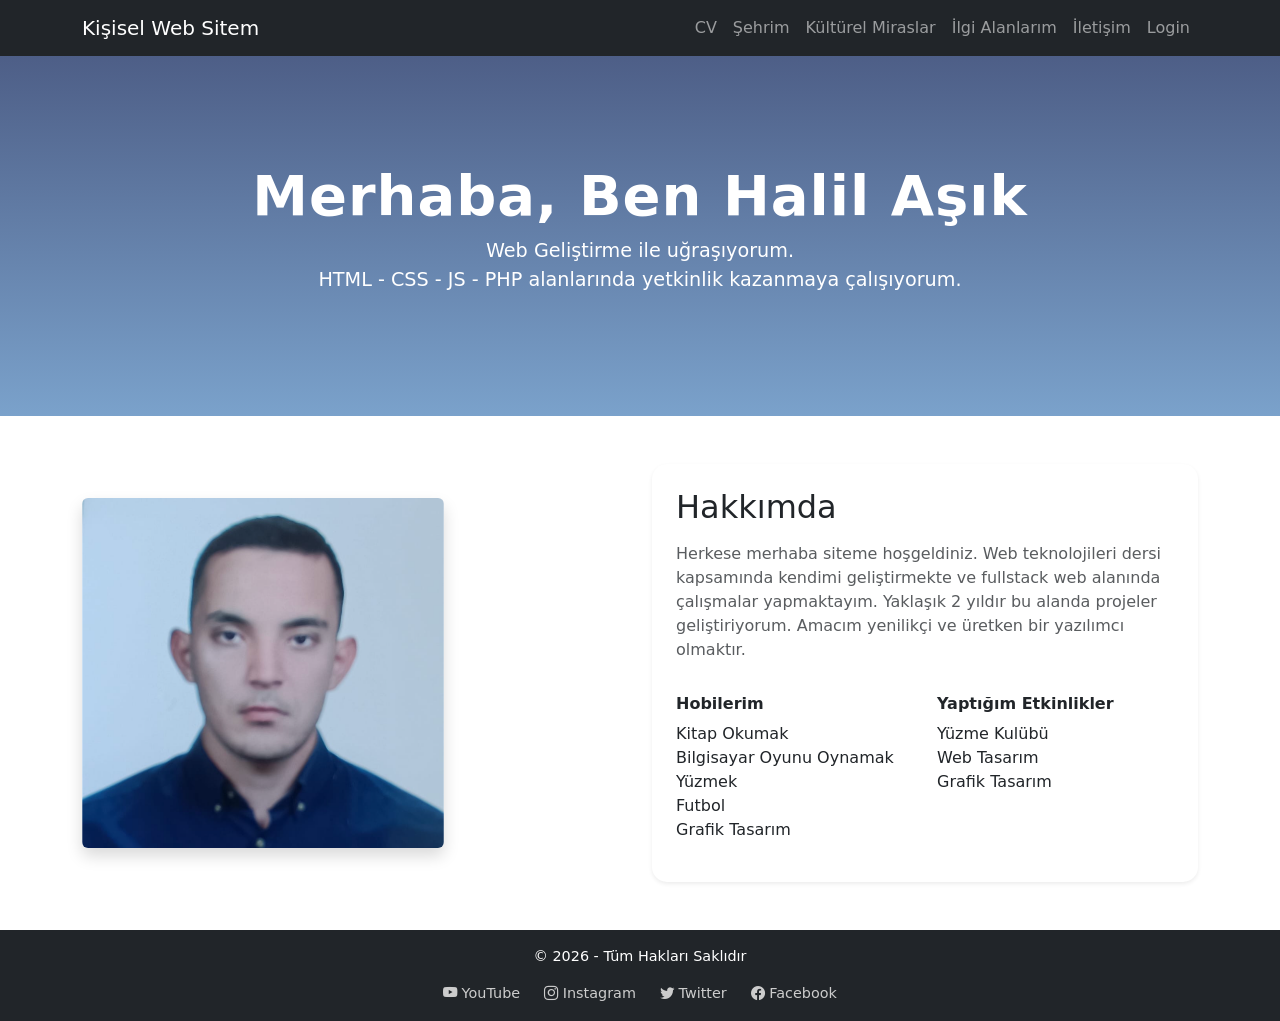
<file: HTML/index.html>
<!DOCTYPE html>
<html lang="tr">
<head>
    <meta charset="UTF-8">
    <meta name="viewport" content="width=device-width, initial-scale=1.0">
    <link rel="stylesheet" href="https://cdnjs.cloudflare.com/ajax/libs/bootstrap/5.3.8/css/bootstrap.min.css"/>
    <link href="https://cdn.jsdelivr.net/npm/bootstrap-icons@1.11.3/font/bootstrap-icons.css" rel="stylesheet">
    <link rel="stylesheet" href="../CSS/index.css">
    <title>Hakkımda</title>
</head>
<body>
    <nav class="navbar navbar-expand-lg navbar-dark bg-dark">
        <div class="container">
            <a href="giris.html" class="navbar-brand active">Kişisel Web Sitem</a>

            <button class="navbar-toggler" type="button" data-bs-toggle="collapse" data-bs-target="#menu">
                <span class="navbar-toggler-icon"></span>
            </button>

            <div class="collapse navbar-collapse" id="menu">
                <ul class="navbar-nav ms-auto">
                    <li class="nav-item"><a href="cv.html" class="nav-link">CV</a></li>
                    <li class="nav-item"><a href="sehir.html" class="nav-link">Şehrim</a></li>
                    <li class="nav-item"><a href="kulturelmiras.html" class="nav-link">Kültürel Miraslar</a></li>
                    <li class="nav-item"><a href="ilgialani.html" class="nav-link">İlgi Alanlarım</a></li>
                    <li class="nav-item"><a href="iletisim.html" class="nav-link">İletişim</a></li>
                    <li class="nav-item"><a href="login.html" class="nav-link">Login</a></li>
                </ul>
            </div>
        </div>
    </nav>

    <header class="hero text-center text-white d-flex align-items-center">
        <div class="container">
            <h1>Merhaba, Ben Halil Aşık</h1>
            <p class="lead">
                Web Geliştirme ile uğraşıyorum.
                <br>
                HTML - CSS - JS - PHP alanlarında yetkinlik kazanmaya çalışıyorum.
            </p>
        </div>
    </header>
    
    <main>
        <section class="container my-5">
            <div class="row align-items-center">
                <article class="col-md-6">
                    <img src="../img/profil.png" alt="Profil" class="img-fluid rounded shadow">
                </article>
    
                <article class="col-md-6">
                    <div class="card shadow-sm p-4">
                        <h2 class="mb-3">Hakkımda</h2>
                        <p class="text-muted">
                            Herkese merhaba siteme hoşgeldiniz.
                            Web teknolojileri dersi kapsamında kendimi geliştirmekte ve fullstack web alanında çalışmalar yapmaktayım.
                            Yaklaşık 2 yıldır bu alanda projeler geliştiriyorum.
                            Amacım yenilikçi ve üretken bir yazılımcı olmaktır.
                        </p>
    
                        <div class="row mt-3">
                            <aside class="col-6">
                                <h6 class="fw-bold">Hobilerim</h6>
                                <ul class="list-unstyled">
                                    <li>Kitap Okumak</li>
                                    <li>Bilgisayar Oyunu Oynamak</li>
                                    <li>Yüzmek</li>
                                    <li>Futbol</li>
                                    <li>Grafik Tasarım</li>
                                </ul>
                            </aside>
    
                            <aside class="col-6">
                                <h6 class="fw-bold">Yaptığım Etkinlikler</h6>
                                <ul class="list-unstyled">
                                    <li>Yüzme Kulübü</li>
                                    <li>Web Tasarım</li>
                                    <li>Grafik Tasarım</li>
                                </ul>
                            </aside>
                        </div>
                    </div>
                </article>
            </div>
        </section>
    </main>

    <footer class="bg-dark text-white text-center py-3">
        <p>© 2026 - Tüm Hakları Saklıdır</p>
        <div class="d-flex justify-content-center gap-4 mt-2">
            <a href="#" class="social-icon">
                <i class="bi bi-youtube"></i> YouTube
            </a>
            <a href="#" class="social-icon">
                <i class="bi bi-instagram"></i> Instagram
            </a>
            <a href="#" class="social-icon">
                <i class="bi bi-twitter"></i> Twitter
            </a>
            <a href="#" class="social-icon">
                <i class="bi bi-facebook"></i> Facebook
            </a>
        </div>
    </footer>

    <script src="https://cdnjs.cloudflare.com/ajax/libs/bootstrap/5.3.8/js/bootstrap.bundle.min.js" integrity="sha512-HvOjJrdwNpDbkGJIG2ZNqDlVqMo77qbs4Me4cah0HoDrfhrbA+8SBlZn1KrvAQw7cILLPFJvdwIgphzQmMm+Pw==" crossorigin="anonymous" referrerpolicy="no-referrer"></script>
</body>
</html>
</file>
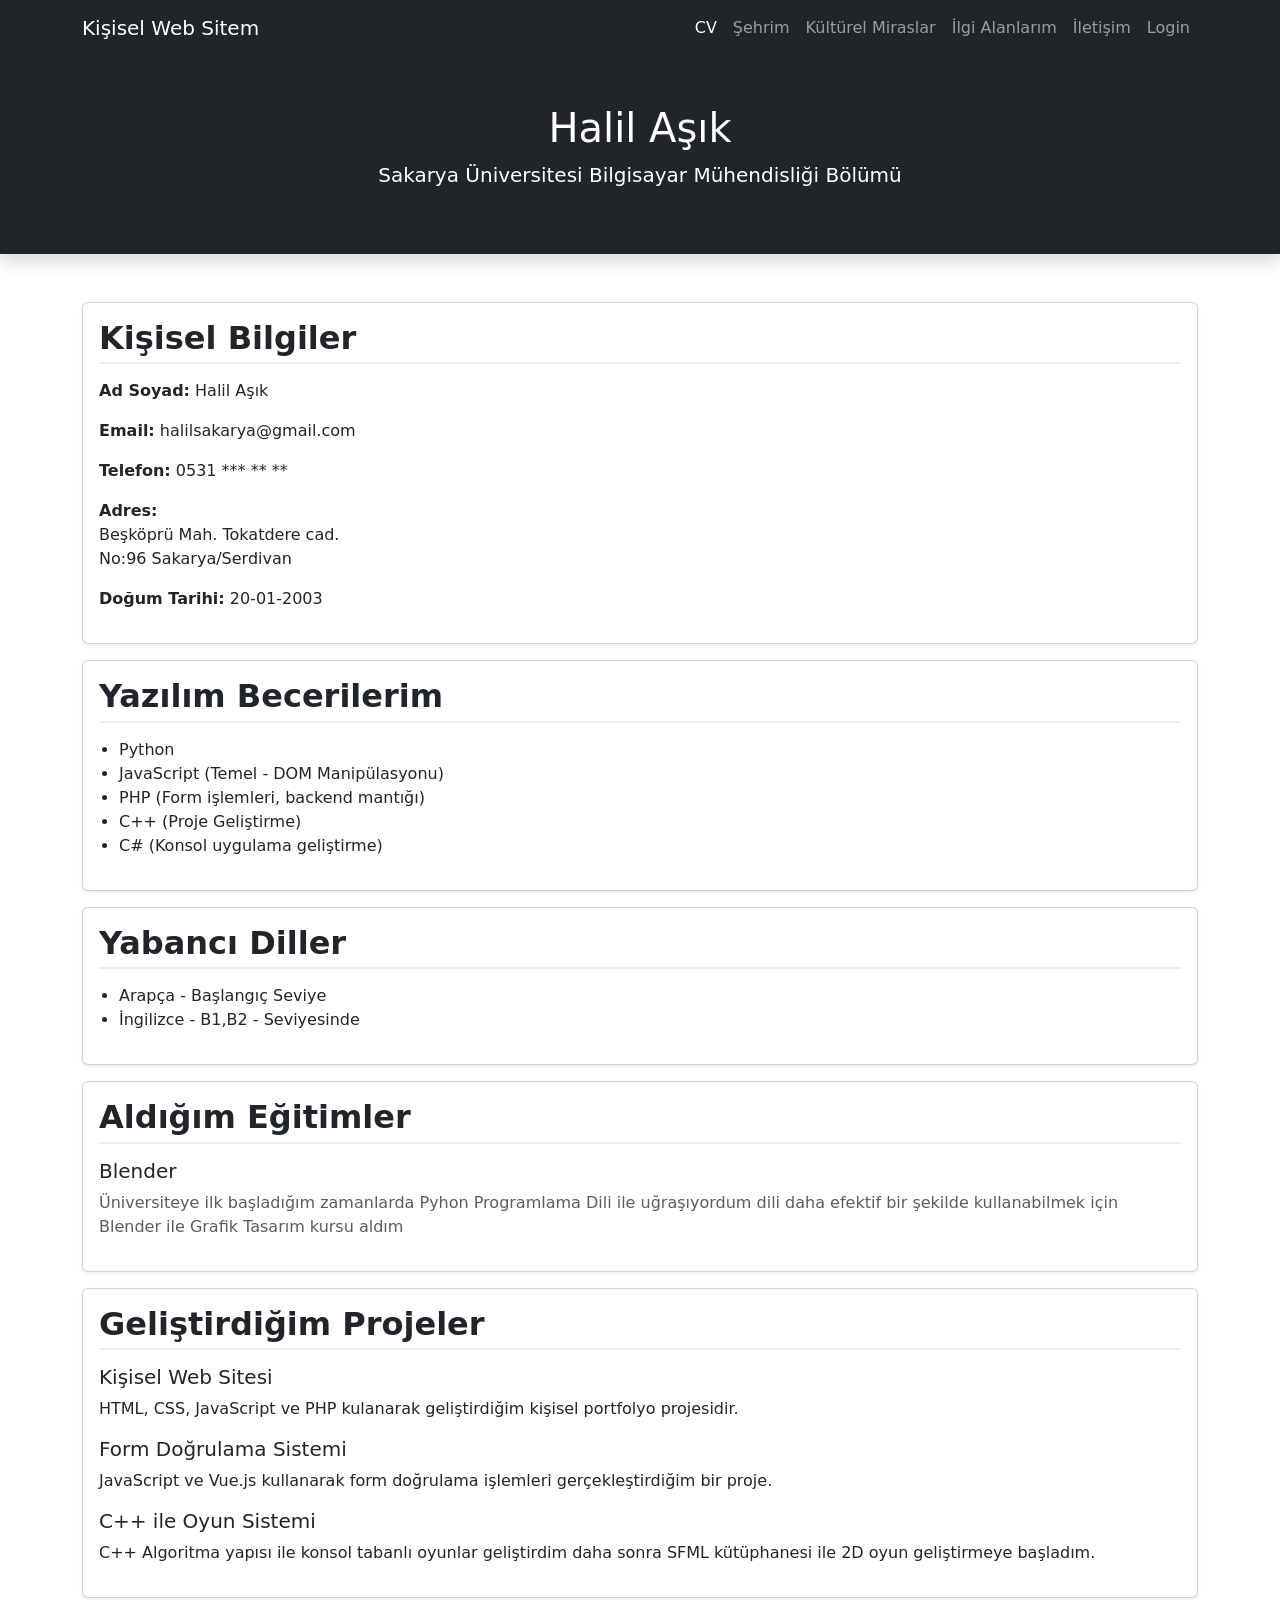
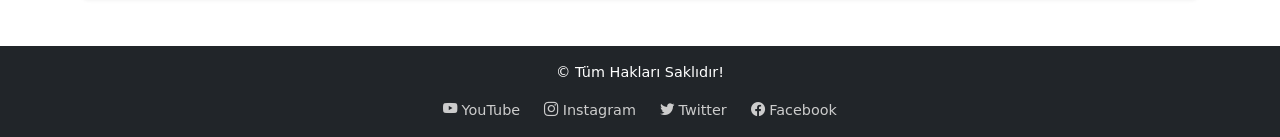
<file: HTML/CV.html>
<!DOCTYPE html>
<html lang="tr">
<head>
    <meta charset="UTF-8">
    <meta name="viewport" content="width=device-width, initial-scale=1.0">
    <link rel="stylesheet" href="https://cdnjs.cloudflare.com/ajax/libs/bootstrap/5.3.8/css/bootstrap.min.css"/>
    <link href="https://cdn.jsdelivr.net/npm/bootstrap-icons@1.11.3/font/bootstrap-icons.css" rel="stylesheet">
    <link rel="stylesheet" href="../CSS/cv.css">
    <title>Özgeçmiş</title>
</head>
<body>
    <nav class="navbar navbar-expand-lg navbar-dark bg-dark">
        <div class="container">
            <a href="index.html" class="navbar-brand">Kişisel Web Sitem</a>

            <button class="navbar-toggler" type="button" data-bs-toggle="collapse" data-bs-target="#menu">
                <span class="navbar-toggler-icon"></span>
            </button>

            <div class="collapse navbar-collapse" id="menu">
                <ul class="navbar-nav ms-auto">
                    <li class="nav-item"><a href="cv.html" class="nav-link active">CV</a></li>
                    <li class="nav-item"><a href="sehir.html" class="nav-link">Şehrim</a></li>
                    <li class="nav-item"><a href="kulturelmiras.html" class="nav-link">Kültürel Miraslar</a></li>
                    <li class="nav-item"><a href="ilgialani.html" class="nav-link">İlgi Alanlarım</a></li>
                    <li class="nav-item"><a href="iletisim.html" class="nav-link">İletişim</a></li>
                    <li class="nav-item"><a href="login.html" class="nav-link">Login</a></li>
                </ul>
            </div>
        </div>
    </nav>

    <header class="bg-dark text-white text-center py-5 shadow">
        <h1>Halil Aşık</h1>
        <p class="lead">Sakarya Üniversitesi Bilgisayar Mühendisliği Bölümü</p>
    </header>

    <main>
        <section class="container my-5">
            <div class="card mb-3 shadow-sm">
                <div class="card-body">
                    <h2 class="card-title">Kişisel Bilgiler</h2>
                    <article>
                        <p><strong>Ad Soyad:</strong> Halil Aşık</p>
                        <p><strong>Email:</strong> halilsakarya@gmail.com</p>
                        <p><strong>Telefon:</strong> 0531 *** ** **</p>
                        <p><strong>Adres:</strong><br> Beşköprü Mah. Tokatdere cad.<br> No:96 Sakarya/Serdivan</p>
                        <p><strong>Doğum Tarihi:</strong> 20-01-2003</p>
                        </article>
                </div>
            </div>
        
            <div class="card mb-3 shadow-sm">
                <div class="card-body">
                    <h2 class="card-title">Yazılım Becerilerim</h2>
                    <article>
                        <ul>
                            <li>Python</li>
                            <li>JavaScript (Temel - DOM Manipülasyonu)</li>
                            <li>PHP (Form işlemleri, backend mantığı)</li>
                            <li>C++ (Proje Geliştirme)</li>
                            <li>C# (Konsol uygulama geliştirme)</li>
                        </ul>
                    </article>
                </div>
            </div>
        
            <div class="card mb-3 shadow-sm">
                <div class="card-body">
                    <h2 class="card-title">Yabancı Diller</h2>
                    <article>
                        <ul>
                            <li>Arapça - Başlangıç Seviye</li>
                            <li>İngilizce - B1,B2 - Seviyesinde</li>
                        </ul>
                    </article>
                </div>
            </div>
        
            <div class="card mb-3 shadow-sm">
                <div class="card-body">
                    <h2 class="card-title">Aldığım Eğitimler</h2>
                    <article>
                        <h5>Blender</h5>
                        <p class="text-muted">
                            Üniversiteye ilk başladığım zamanlarda Pyhon Programlama Dili ile uğraşıyordum dili daha efektif bir şekilde kullanabilmek için Blender ile Grafik Tasarım kursu aldım
                        </p>
                    </article>
                </div>
            </div>
        
            <div class="card mb-3 shadow-sm">
                <div class="card-body">
                    <h2 class="card-title">Geliştirdiğim Projeler</h2>
        
                    <article class="mb-3">
                        <h5>Kişisel Web Sitesi</h5>
                        <p>
                            HTML, CSS, JavaScript ve PHP kulanarak geliştirdiğim kişisel portfolyo projesidir.
                        </p>
                    </article>
        
                    <article class="mb-3">
                        <h5>Form Doğrulama Sistemi</h5>
                        <p>
                            JavaScript ve Vue.js kullanarak form doğrulama işlemleri gerçekleştirdiğim bir proje.
                        </p>
                    </article>
        
                    <article>
                        <h5>C++ ile Oyun Sistemi</h5>
                        <p>
                            C++ Algoritma yapısı ile konsol tabanlı oyunlar geliştirdim daha sonra SFML kütüphanesi ile 2D oyun geliştirmeye başladım.
                        </p>
                    </article>
                </div>
            </div>
        </section>
    </main>

    <footer class="bg-dark text-white text-center py-3">
        <p>© Tüm Hakları Saklıdır!</p>
        <div class="d-flex justify-content-center gap-4 mt-2">
            <a href="#" class="social-icon">
                <i class="bi bi-youtube"></i> YouTube
            </a>
            <a href="#" class="social-icon">
                <i class="bi bi-instagram"></i> Instagram
            </a>
            <a href="#" class="social-icon">
                <i class="bi bi-twitter"></i> Twitter
            </a>
            <a href="#" class="social-icon">
                <i class="bi bi-facebook"></i> Facebook
            </a>
        </div>
    </footer>

    <script src="https://cdnjs.cloudflare.com/ajax/libs/bootstrap/5.3.8/js/bootstrap.bundle.min.js" integrity="sha512-HvOjJrdwNpDbkGJIG2ZNqDlVqMo77qbs4Me4cah0HoDrfhrbA+8SBlZn1KrvAQw7cILLPFJvdwIgphzQmMm+Pw==" crossorigin="anonymous" referrerpolicy="no-referrer"></script>
</body>
</html>
</file>
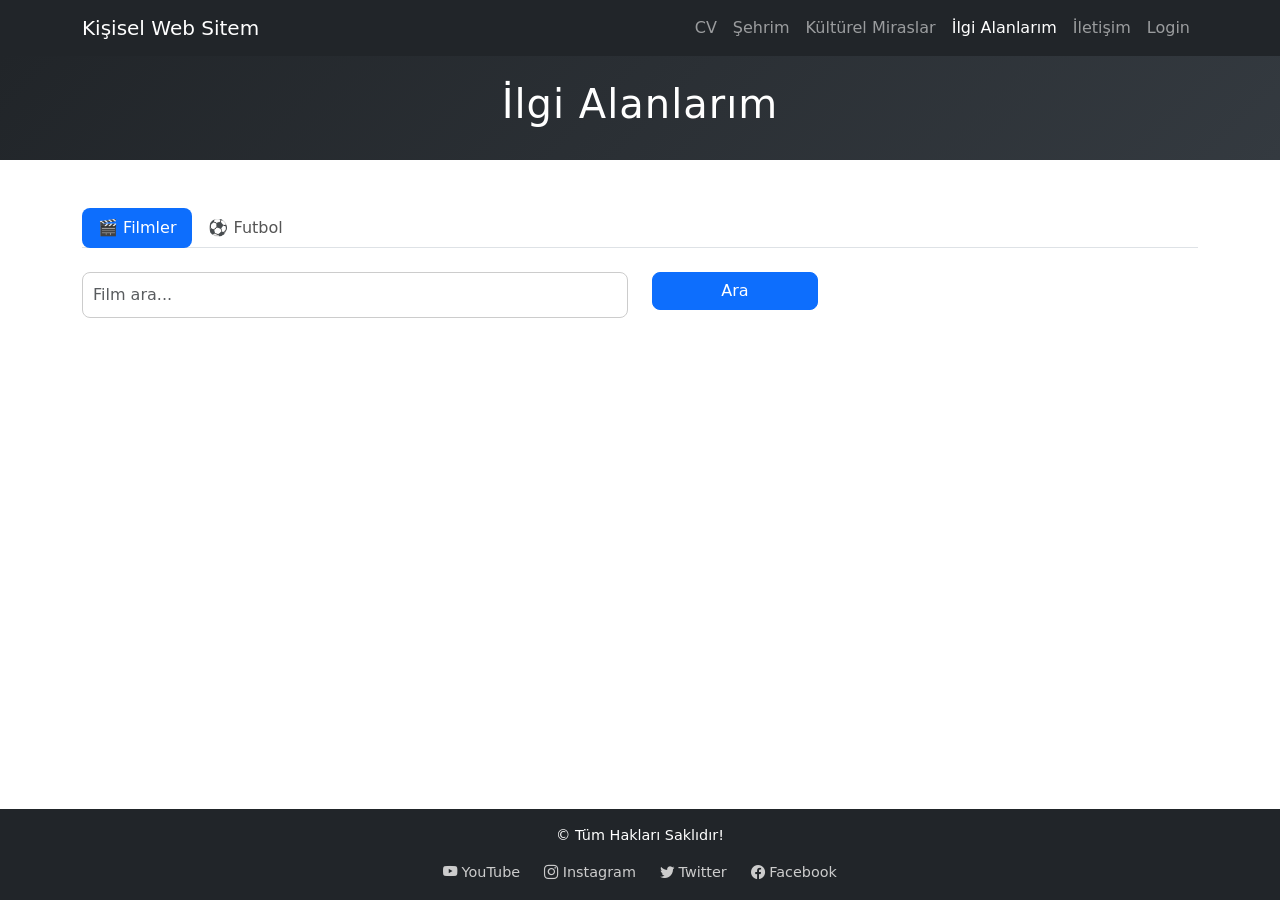
<file: HTML/ilgialani.html>
<!DOCTYPE html>
<html lang="tr">
<head>
    <meta charset="UTF-8">
    <meta name="viewport" content="width=device-width, initial-scale=1.0">
    <link rel="stylesheet" href="https://cdnjs.cloudflare.com/ajax/libs/bootstrap/5.3.8/css/bootstrap.min.css"/>
    <link href="https://cdn.jsdelivr.net/npm/bootstrap-icons@1.11.3/font/bootstrap-icons.css" rel="stylesheet">
    <link rel="stylesheet" href="../CSS/ilgi.css">
    <title>İlgi Alanlarım</title>
</head> 
<body>
    <nav class="navbar navbar-expand-lg navbar-dark bg-dark">
        <div class="container">
            <a href="index.html" class="navbar-brand">Kişisel Web Sitem</a>

            <button class="navbar-toggler" type="button" data-bs-toggle="collapse" data-bs-target="#menu">
                <span class="navbar-toggler-icon"></span>
            </button>

            <div class="collapse navbar-collapse" id="menu">
                <ul class="navbar-nav ms-auto">
                    <li class="nav-item"><a href="cv.html" class="nav-link">CV</a></li>
                    <li class="nav-item"><a href="sehir.html" class="nav-link">Şehrim</a></li>
                    <li class="nav-item"><a href="kulturelmiras.html" class="nav-link">Kültürel Miraslar</a></li>
                    <li class="nav-item active"><a href="ilgialani.html" class="nav-link active">İlgi Alanlarım</a></li>
                    <li class="nav-item"><a href="iletisim.html" class="nav-link">İletişim</a></li>
                    <li class="nav-item"><a href="login.html" class="nav-link">Login</a></li>
                </ul>
            </div>
        </div>
    </nav>

    <header class="bg-dark text-white text-center p-4">
        <h1>İlgi Alanlarım</h1>
    </header>

    <main class="container my-5">
        <nav>
            <div class="nav nav-tabs" id="nav-tab">
                <button class="nav-link active" onclick="filmTab()">🎬 Filmler</button>
                <button class="nav-link" onclick="futbolTab()">⚽️ Futbol</button>
            </div>
        </nav>

        <section id="filmSection" class="mt-4 section-anim active">
            <div class="row mb-3">
                <div class="col-md-6">
                    <input type="text" id="searchInput" class="form-control" placeholder="Film ara...">
                </div>
                <div class="col-md-2">
                    <button class="btn btn-primary w-100" onclick="filmAra()">Ara</button>
                </div>
            </div>

            <div class="row" id="filmListesi"></div>
            <div class="row" id="onerilenFilmler"></div>
        </section>

        <section id="futbolSection" class="mt-4 section-anim">
            <div class="row mb-4">
                <div class="col-md-6">
                    <select id="ligSec" class="form-select">
                        <option value="English Premier League">
                            Premier League
                        </option>
                        <option value="Turkish Super Lig">
                            Super League
                        </option>
                        <option value="Italian Serie A">
                            Serie A
                        </option>
                        <option value="German Bundesliga">
                            Bundesliga
                        </option>
                    </select>
                </div>
                <div class="col-md-3">
                    <button class="btn btn-success w-100" onclick="ligTakimlariGetir()">
                        Takımları Göster
                    </button>
                </div>
            </div>
            <div class="row" id="takimListesi"></div>
        </section>
    </main>

    <footer class="bg-dark text-white text-center py-3">
        <p>© Tüm Hakları Saklıdır!</p>
        <div class="d-flex justify-content-center gap-4 mt-2">
            <a href="#" class="social-icon">
                <i class="bi bi-youtube"></i> YouTube
            </a>
            <a href="#" class="social-icon">
                <i class="bi bi-instagram"></i> Instagram
            </a>
            <a href="#" class="social-icon">
                <i class="bi bi-twitter"></i> Twitter
            </a>
            <a href="#" class="social-icon">
                <i class="bi bi-facebook"></i> Facebook
            </a>
        </div>
    </footer>

    <script src="../JS/ilgi.js"></script>
    <script src="https://cdnjs.cloudflare.com/ajax/libs/bootstrap/5.3.8/js/bootstrap.bundle.min.js" integrity="sha512-HvOjJrdwNpDbkGJIG2ZNqDlVqMo77qbs4Me4cah0HoDrfhrbA+8SBlZn1KrvAQw7cILLPFJvdwIgphzQmMm+Pw==" crossorigin="anonymous" referrerpolicy="no-referrer"></script>
</body>
</html>
</file>
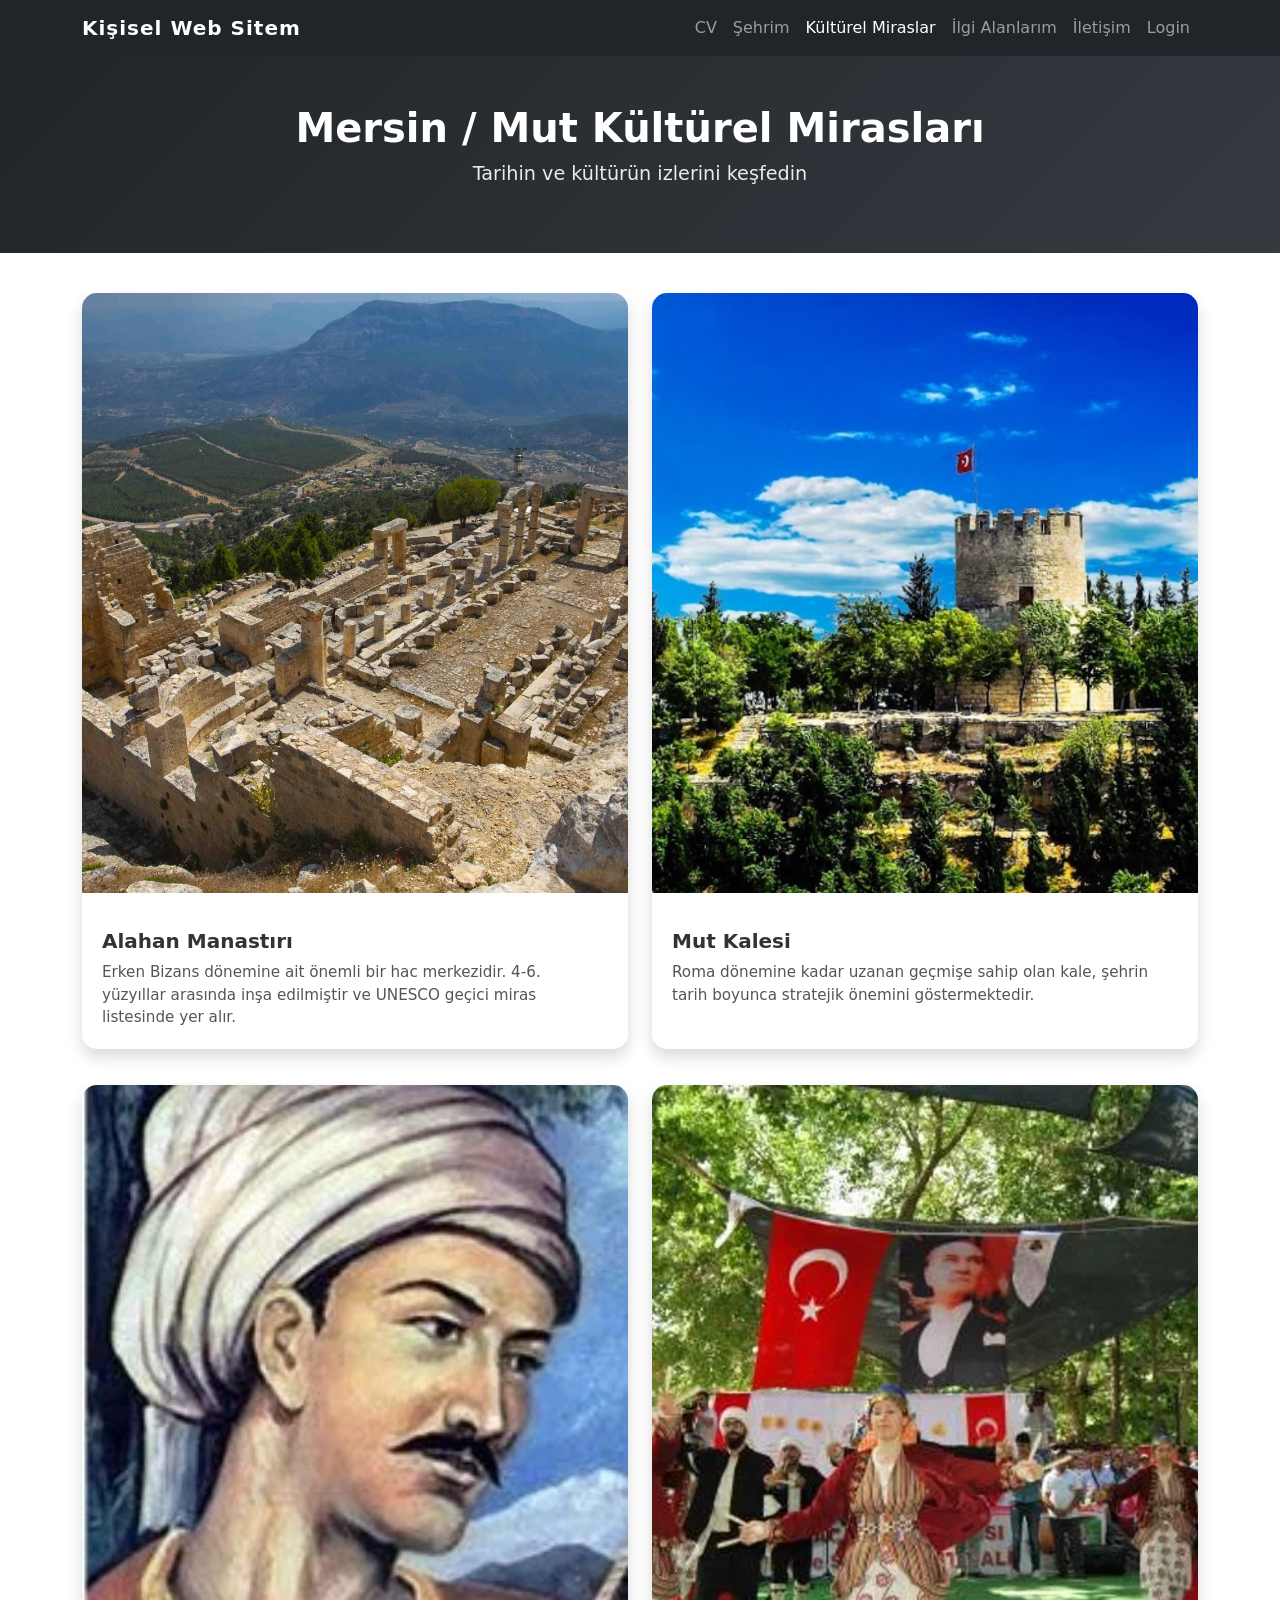
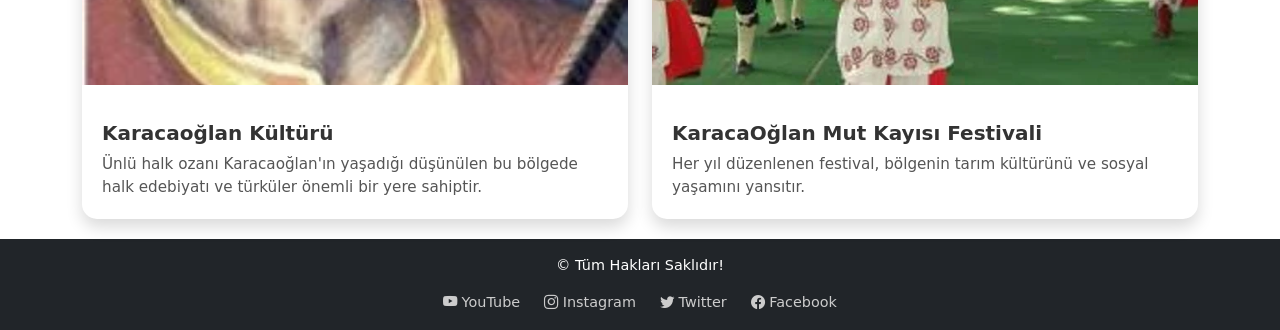
<file: HTML/kulturelmiras.html>
<!DOCTYPE html>
<html lang="tr">
<head>
    <meta charset="UTF-8">
    <meta name="viewport" content="width=device-width, initial-scale=1.0">
    <link rel="stylesheet" href="https://cdnjs.cloudflare.com/ajax/libs/bootstrap/5.3.8/css/bootstrap.min.css"/>
    <link href="https://cdn.jsdelivr.net/npm/bootstrap-icons@1.11.3/font/bootstrap-icons.css" rel="stylesheet">
    <link rel="stylesheet" href="../CSS/kulturel.css">
    <title>Mut'un Kültürel Mirasları</title>
</head>
<body>
    <nav class="navbar navbar-expand-lg navbar-dark bg-dark">
        <div class="container">
            <a href="index.html" class="navbar-brand">Kişisel Web Sitem</a>

            <button class="navbar-toggler" type="button" data-bs-toggle="collapse" data-bs-target="#menu">
                <span class="navbar-toggler-icon"></span>
            </button>

            <div class="collapse navbar-collapse" id="menu">
                <ul class="navbar-nav ms-auto">
                    <li class="nav-item"><a href="cv.html" class="nav-link">CV</a></li>
                    <li class="nav-item"><a href="sehir.html" class="nav-link">Şehrim</a></li>
                    <li class="nav-item"><a href="kulturelmiras.html" class="nav-link active">Kültürel Miraslar</a></li>
                    <li class="nav-item"><a href="ilgialani.html" class="nav-link">İlgi Alanlarım</a></li>
                    <li class="nav-item"><a href="iletisim.html" class="nav-link">İletişim</a></li>
                    <li class="nav-item"><a href="login.html" class="nav-link">Login</a></li>
                </ul>
            </div>
        </div>
    </nav>

    <header class="bg-dark text-white text-center p-5">
        <h1>Mersin / Mut Kültürel Mirasları</h1>
        <p>Tarihin ve kültürün izlerini keşfedin</p>
    </header>

    <main class="container mt-5">
        <section class="row g-4">
            <article class="mt-3 col-lg-6">
                <div class="card h-100 shadow">
                    <figure>
                        <img src="../img/alahan.png" alt="Alahan Manastırı" class="card-img-top">
                    </figure>
                    <div class="card-body">
                        <h2 class="card-title h5">Alahan Manastırı</h2>
                        <p class="card-text">
                            Erken Bizans dönemine ait önemli bir hac merkezidir. 4-6. yüzyıllar arasında inşa edilmiştir ve
                            UNESCO geçici miras listesinde yer alır.
                        </p>
                    </div>
                </div>
            </article>

            <article class="mt-3 col-lg-6">
                <div class="card h-100 shadow">
                    <figure>
                        <img src="../img/kale.png" alt="Mut Kalesi" class="card-img-top">
                    </figure>
                    <div class="card-body">
                        <h2 class="card-title h5">Mut Kalesi</h2>
                        <p class="card-text">
                            Roma dönemine kadar uzanan geçmişe sahip olan kale, şehrin tarih boyunca stratejik önemini
                            göstermektedir.
                        </p>
                    </div>
                </div>
            </article>

            <article class="mt-3 col-lg-6">
                <div class="card h-100 shadow">
                    <figure>
                        <img src="../img/karacaoğlan.png" alt="Karacaoğlan Kültürü" class="card-img-top">
                    </figure>
                    <div class="card-body">
                        <h2 class="card-title h5">Karacaoğlan Kültürü</h2>
                        <p class="card-text">
                            Ünlü halk ozanı Karacaoğlan'ın yaşadığı düşünülen bu bölgede halk edebiyatı ve türküler önemli bir
                            yere sahiptir.
                        </p>
                    </div>
                </div>
            </article>

            <article class="mt-3 col-lg-6">
                <div class="card h-100 shadow">
                    <figure>
                        <img src="../img/festival.png" alt="KaracaOğlan Mut Kayısı Festivali" class="card-img-top">
                    </figure>
                    <div class="card-body">
                        <h2 class="card-title h5">KaracaOğlan Mut Kayısı Festivali</h2>
                        <p class="card-text">
                            Her yıl düzenlenen festival, bölgenin tarım kültürünü ve sosyal yaşamını yansıtır.
                        </p>
                    </div>
                </div>
            </article>
        </section>
    </main>

    <footer class="bg-dark text-white text-center py-3">
        <p>© Tüm Hakları Saklıdır!</p>
        <div class="d-flex justify-content-center gap-4 mt-2">
            <a href="#" class="social-icon">
                <i class="bi bi-youtube"></i> YouTube
            </a>
            <a href="#" class="social-icon">
                <i class="bi bi-instagram"></i> Instagram
            </a>
            <a href="#" class="social-icon">
                <i class="bi bi-twitter"></i> Twitter
            </a>
            <a href="#" class="social-icon">
                <i class="bi bi-facebook"></i> Facebook
            </a>
        </div>
    </footer>
    <script src="https://cdnjs.cloudflare.com/ajax/libs/bootstrap/5.3.8/js/bootstrap.bundle.min.js" integrity="sha512-HvOjJrdwNpDbkGJIG2ZNqDlVqMo77qbs4Me4cah0HoDrfhrbA+8SBlZn1KrvAQw7cILLPFJvdwIgphzQmMm+Pw==" crossorigin="anonymous" referrerpolicy="no-referrer"></script>
</body>
</html>
</file>
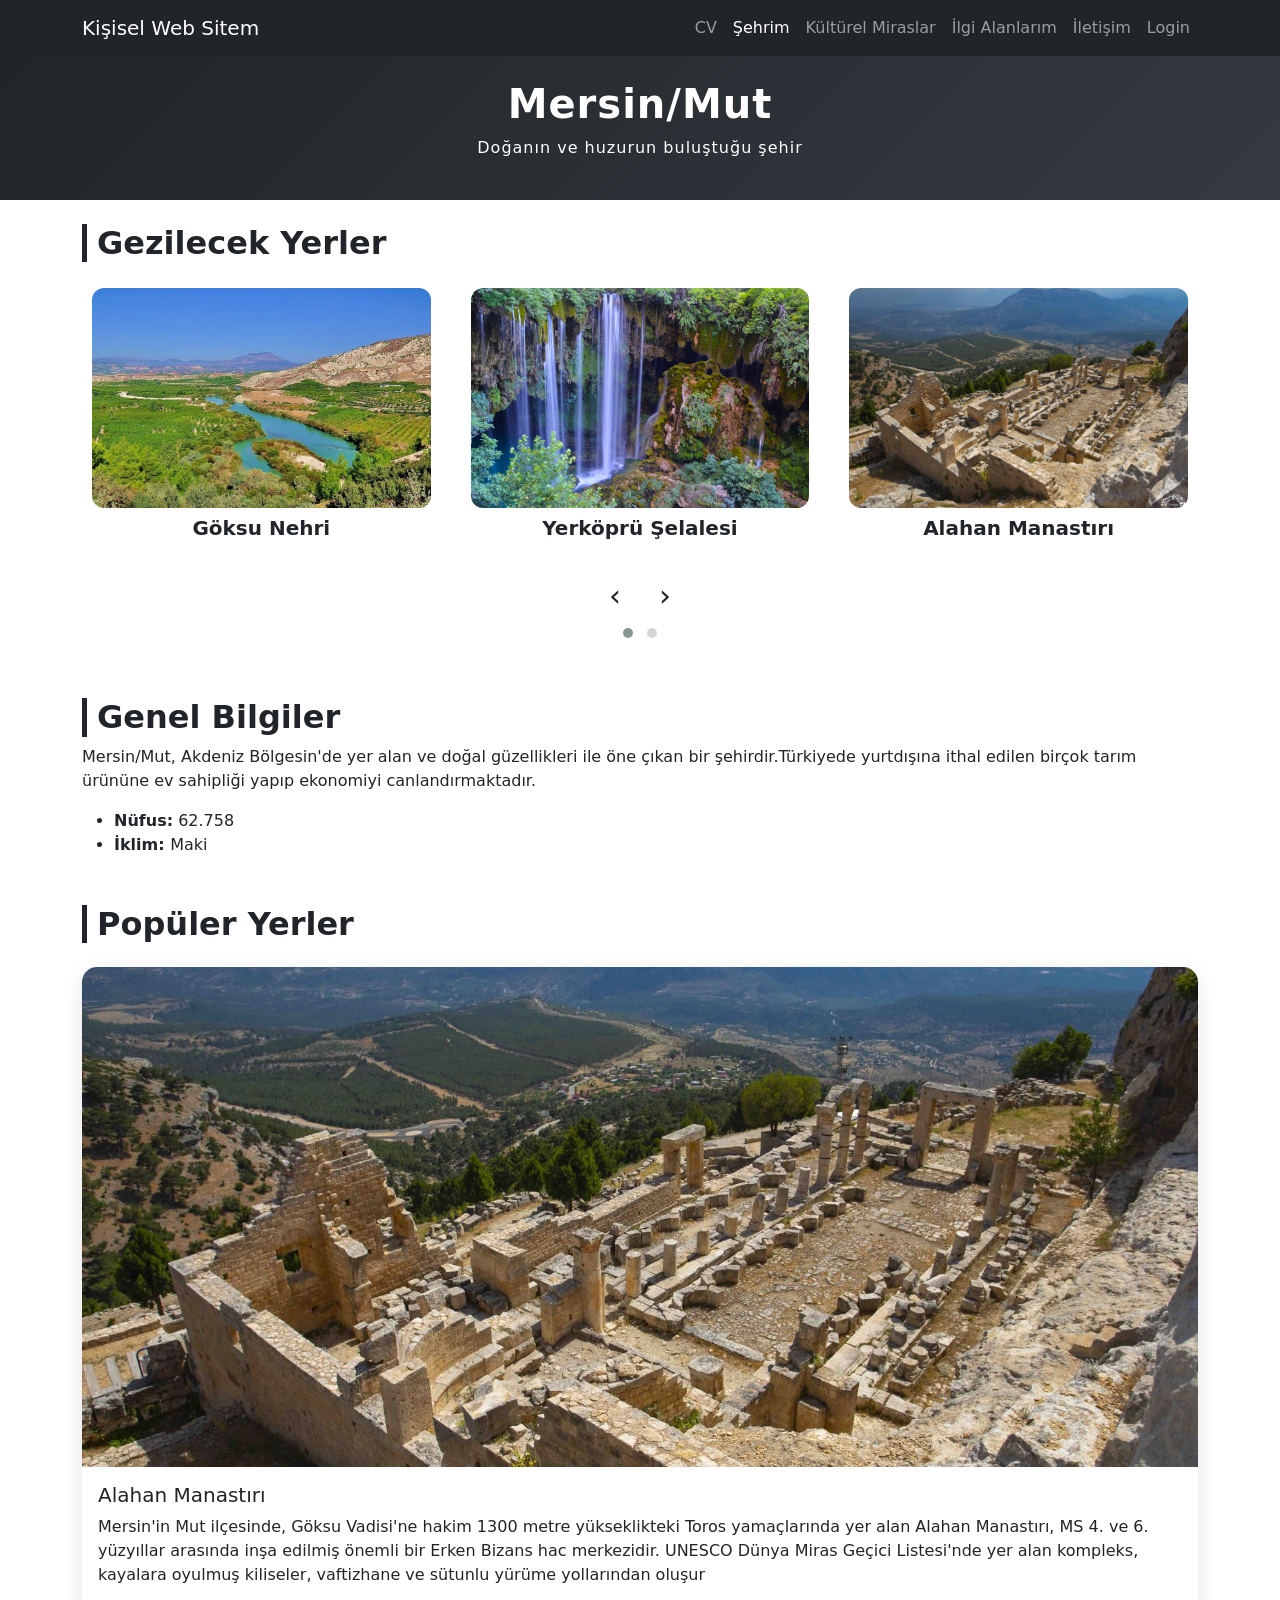
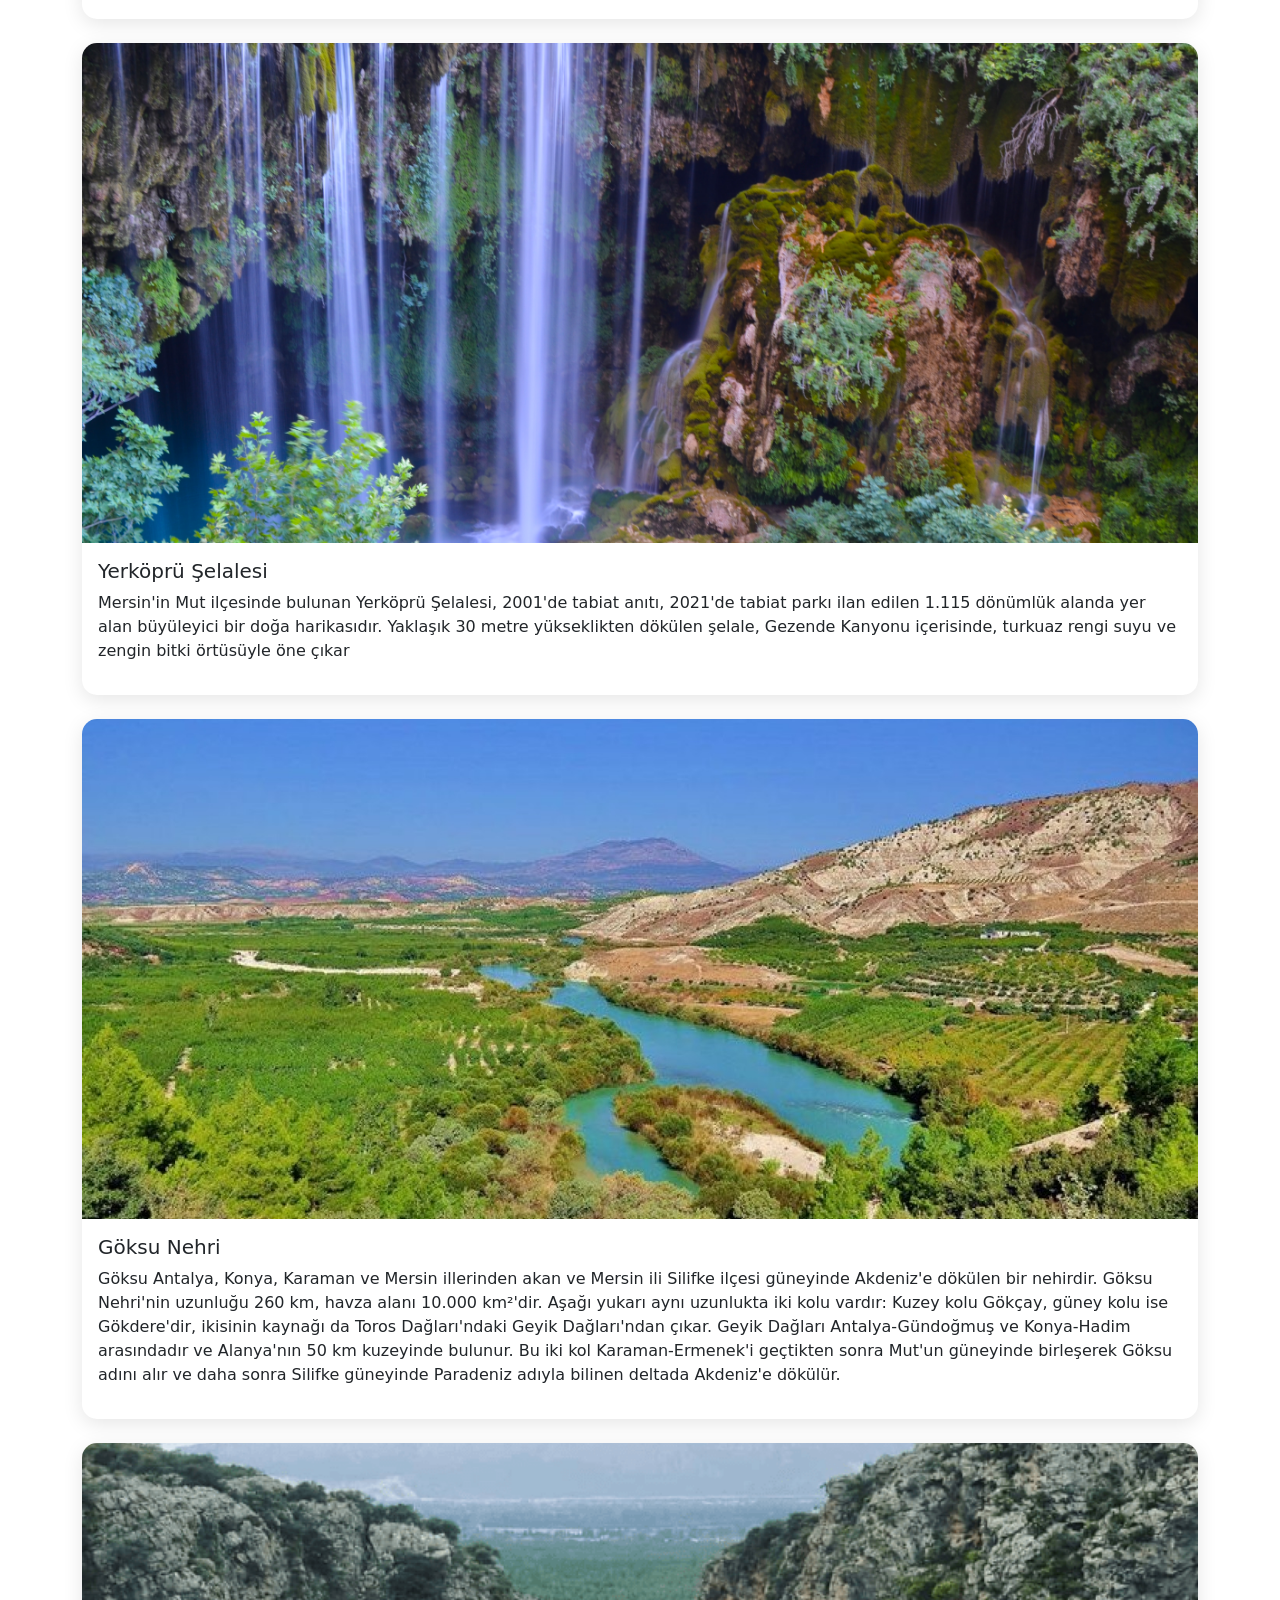
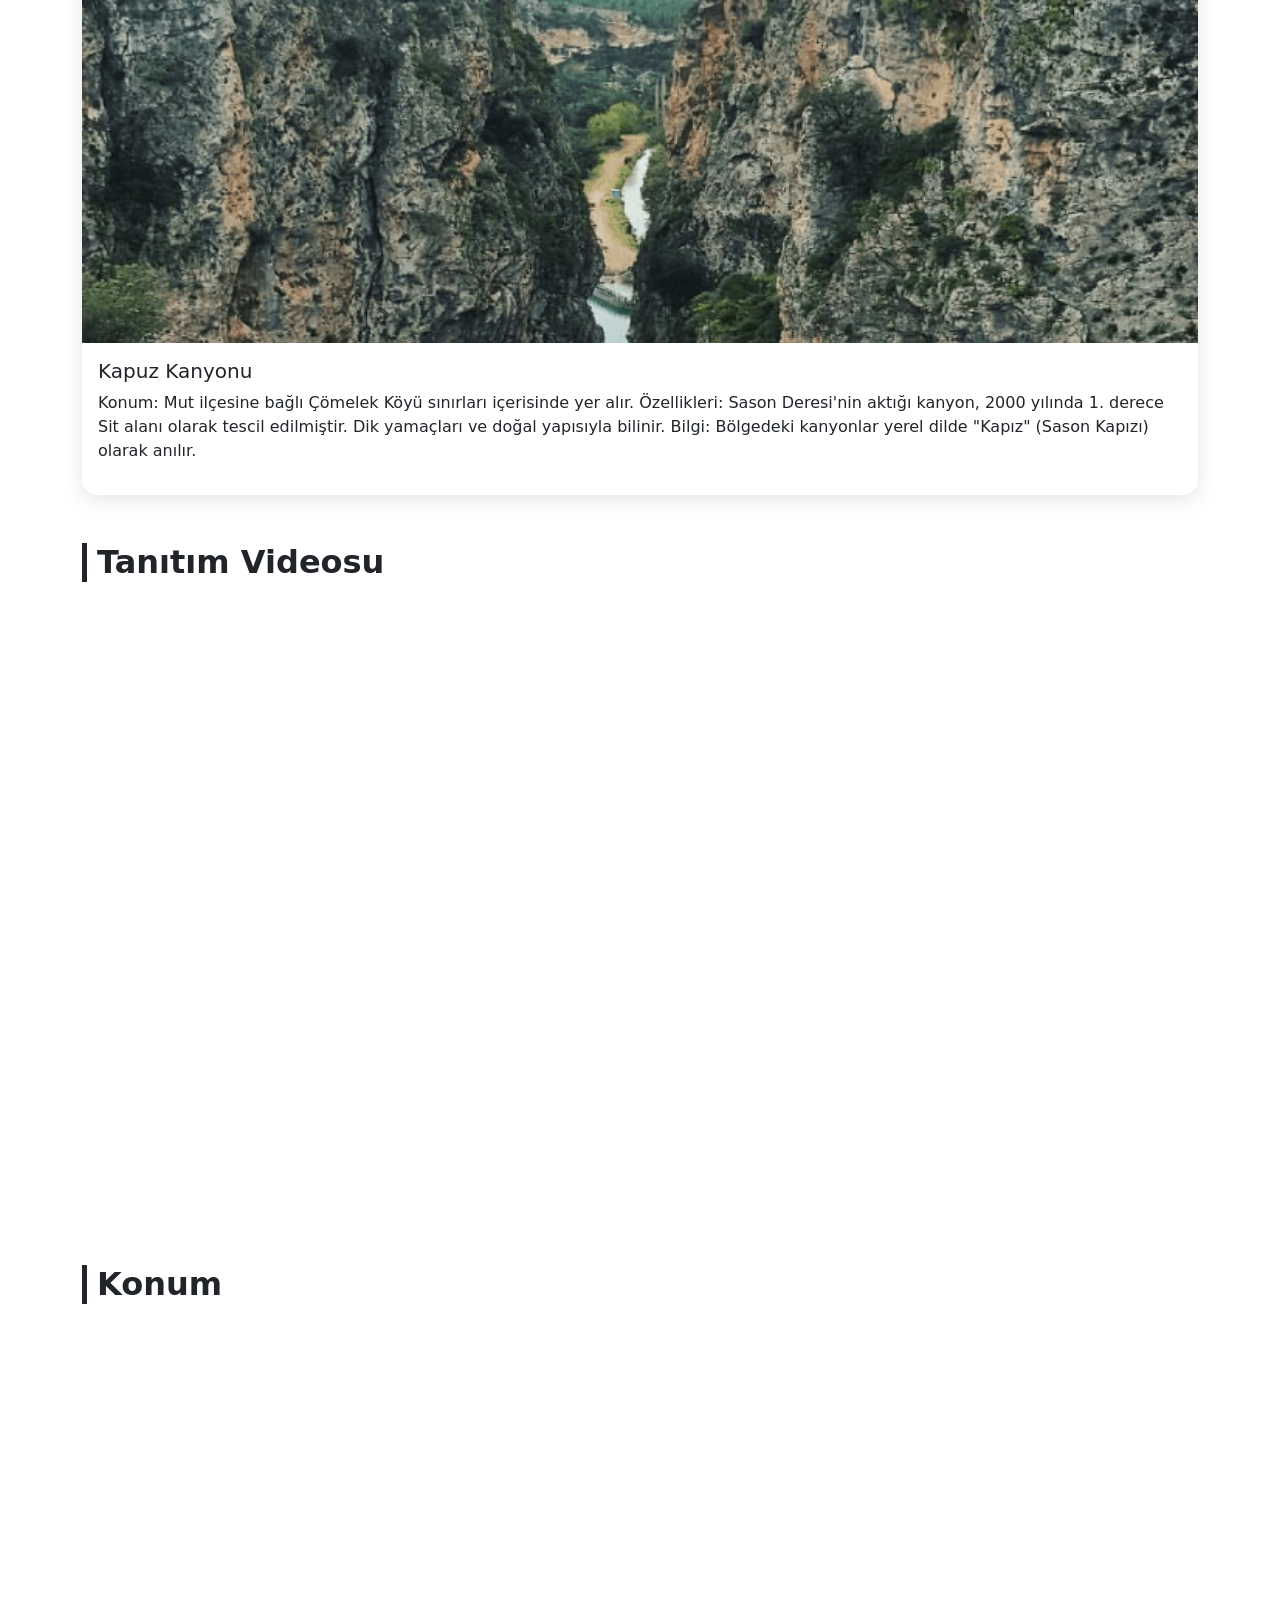
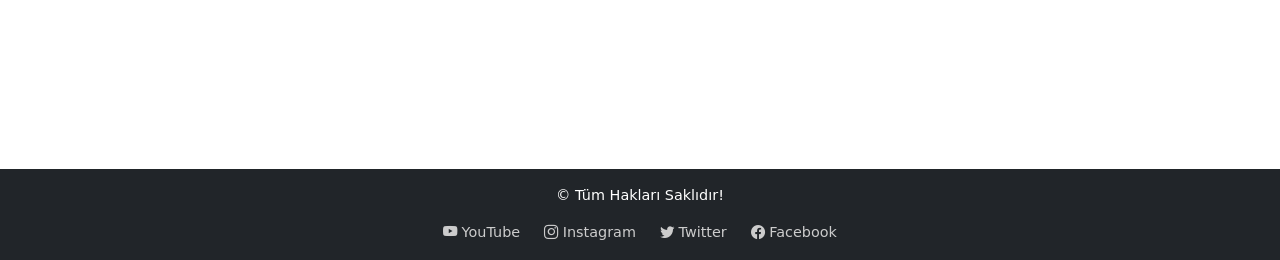
<file: HTML/Sehir.html>
<!DOCTYPE html>
<html lang="tr">
<head>
    <meta charset="UTF-8">
    <meta name="viewport" content="width=device-width, initial-scale=1.0">
    <link rel="stylesheet" href="https://cdnjs.cloudflare.com/ajax/libs/bootstrap/5.3.8/css/bootstrap.min.css"/>
    <link href="https://cdn.jsdelivr.net/npm/bootstrap-icons@1.11.3/font/bootstrap-icons.css" rel="stylesheet">
    <link rel="stylesheet" href="https://cdnjs.cloudflare.com/ajax/libs/OwlCarousel2/2.3.4/assets/owl.carousel.min.css">
    <link rel="stylesheet" href="https://cdnjs.cloudflare.com/ajax/libs/OwlCarousel2/2.3.4/assets/owl.theme.default.min.css">
    <link rel="stylesheet" href="../CSS/sehir.css">
    <title>Şehrim</title>
</head>
<body>
    <nav class="navbar navbar-expand-lg navbar-dark bg-dark">
        <div class="container">
            <a href="index.html" class="navbar-brand">Kişisel Web Sitem</a>

            <button class="navbar-toggler" type="button" data-bs-toggle="collapse" data-bs-target="#menu">
                <span class="navbar-toggler-icon"></span>
            </button>

            <div class="collapse navbar-collapse" id="menu">
                <ul class="navbar-nav ms-auto">
                    <li class="nav-item"><a href="cv.html" class="nav-link">CV</a></li>
                    <li class="nav-item"><a href="sehir.html" class="nav-link active">Şehrim</a></li>
                    <li class="nav-item"><a href="kulturelmiras.html" class="nav-link">Kültürel Miraslar</a></li>
                    <li class="nav-item"><a href="ilgialani.html" class="nav-link">İlgi Alanlarım</a></li>
                    <li class="nav-item"><a href="iletisim.html" class="nav-link">İletişim</a></li>
                    <li class="nav-item"><a href="login.html" class="nav-link">Login</a></li>
                </ul>
            </div>
        </div>
    </nav>

    <header class="bg-dark text-white text-center p-4">
        <h1>Mersin/Mut</h1>
        <p>
            Doğanın ve huzurun buluştuğu şehir
        </p>
    </header>

    <main class="container mt-4">
        <section>
            <h2 class="mb-3">Gezilecek Yerler</h2>
            <div class="owl-carousel owl-theme">
                <div class="item">
                    <a href="#goksu">
                        <img src="../img/goksu.png" alt="Göksu Nehri" height="277px">
                    </a>
                    <h5 class="mt-2">Göksu Nehri</h5>
                </div>

                <div class="item">
                    <a href="#yerkopru">
                        <img src="../img/yerköprü.png" alt="Yerköprü Şelalesi">
                    </a>
                    <h5 class="mt-2">Yerköprü Şelalesi</h5>
                </div>

                <div class="item">
                    <a href="#alahan">
                        <img src="../img/alahan.png" alt="Alahan Manastırı">
                    </a>
                    <h5 class="mt-2">Alahan Manastırı</h5>
                </div>

                <div class="item">
                    <a href="#kapuz">
                        <img src="../img/kapuz.png" alt="Kapuz Vadisi">
                    </a>
                    <h5 class="mt-2">Kapuz Vadisi</h5>
                </div>
            </div>
        </section>

        <section class="mt-5">
            <article>
                <h2>Genel Bilgiler</h2>
                <p>
                    Mersin/Mut, Akdeniz Bölgesin'de yer alan ve doğal güzellikleri ile öne çıkan bir şehirdir.Türkiyede yurtdışına ithal edilen birçok tarım ürününe ev sahipliği yapıp ekonomiyi canlandırmaktadır.
                </p>
                <ul>
                    <li><strong>Nüfus:</strong> 62.758</li>
                    <li><strong>İklim: </strong> Maki</li>
                </ul>
            </article>
        </section>

        <section class="mt-5">
            <h2>Popüler Yerler</h2>
            <div class="card mt-4" id="alahan">
                <img src="../img/alahan.png" alt="Alahan Manastırı" class="card-img-top" height="500px">
                <div class="card-body">
                    <h5>Alahan Manastırı</h5>
                    <p>
                        Mersin'in Mut ilçesinde, Göksu Vadisi'ne hakim 1300 metre yükseklikteki Toros yamaçlarında yer alan Alahan Manastırı, MS 4. ve 6. yüzyıllar arasında inşa edilmiş önemli bir Erken Bizans hac merkezidir. UNESCO Dünya Miras Geçici Listesi'nde yer alan kompleks, kayalara oyulmuş kiliseler, vaftizhane ve sütunlu yürüme yollarından oluşur
                    </p>
                </div>
            </div>
                
            <div class="card mt-4" id="yerkopru">
                <img src="../img/yerköprü.png" alt="Yerköprü Şelalesi" class="card-img-top" height="500px">
                <div class="card-body">
                    <h5>Yerköprü Şelalesi</h5>
                    <p>
                        Mersin'in Mut ilçesinde bulunan Yerköprü Şelalesi, 2001'de tabiat anıtı, 2021'de tabiat parkı ilan edilen 1.115 dönümlük alanda yer alan büyüleyici bir doğa harikasıdır. Yaklaşık 30 metre yükseklikten dökülen şelale, Gezende Kanyonu içerisinde, turkuaz rengi suyu ve zengin bitki örtüsüyle öne çıkar
                    </p>
                </div>
            </div>

            <div class="card mt-4" id="goksu">
                <img src="../img/goksu.png" alt="Göksu Nehri" class="card-img-top" height="500px">
                <div class="card-body">
                    <h5>Göksu Nehri</h5>
                    <p>
                        Göksu Antalya, Konya, Karaman ve Mersin illerinden akan ve Mersin ili Silifke ilçesi güneyinde Akdeniz'e dökülen bir nehirdir. Göksu Nehri'nin uzunluğu 260 km, havza alanı 10.000 km²'dir. Aşağı yukarı aynı uzunlukta iki kolu vardır: Kuzey kolu Gökçay, güney kolu ise Gökdere'dir, ikisinin kaynağı da Toros Dağları'ndaki Geyik Dağları'ndan çıkar. Geyik Dağları Antalya-Gündoğmuş ve Konya-Hadim arasındadır ve Alanya'nın 50 km kuzeyinde bulunur. Bu iki kol Karaman-Ermenek'i geçtikten sonra Mut'un güneyinde birleşerek Göksu adını alır ve daha sonra Silifke güneyinde Paradeniz adıyla bilinen deltada Akdeniz'e dökülür.
                    </p>
                </div>
            </div>

            <div class="card mt-4" id="kapuz">
                <img src="../img/kapuz.png" alt="Kapuz Kanyonu" class="card-img-top" height="500px">
                <div class="card-body">
                    <h5>Kapuz Kanyonu</h5>
                    <p>
                        Konum: Mut ilçesine bağlı Çömelek Köyü sınırları içerisinde yer alır.
                        Özellikleri: Sason Deresi'nin aktığı kanyon, 2000 yılında 1. derece Sit alanı olarak tescil edilmiştir. Dik yamaçları ve doğal yapısıyla bilinir.
                        Bilgi: Bölgedeki kanyonlar yerel dilde "Kapız" (Sason Kapızı) olarak anılır.
                    </p>
                </div>
            </div>
        </section>

        <section class="mt-5">
            <h2>Tanıtım Videosu</h2>
            <div class="ratio ratio-16x9">
                <iframe width="560" height="315" src="https://www.youtube.com/embed/yA2Mv5w_uZg?si=iuTHYzKgb7juMZEj" title="YouTube video player" frameborder="0" allow="accelerometer; autoplay; clipboard-write; encrypted-media; gyroscope; picture-in-picture; web-share" referrerpolicy="strict-origin-when-cross-origin" allowfullscreen></iframe>
            </div>
        </section>

        <section class="mt-5">
            <h2>Konum</h2>
            <iframe src="https://www.google.com/maps/embed?pb=!1m18!1m12!1m3!1d51220.71141826724!2d33.361014727687504!3d36.64336606388441!2m3!1f0!2f0!3f0!3m2!1i1024!2i768!4f13.1!3m3!1m2!1s0x14d96cd32535d5af%3A0x2bad39eea0841b8!2sMut%2C%20Mersin!5e0!3m2!1str!2str!4v1777180476990!5m2!1str!2str" width="100%" height="450" style="border:0;" allowfullscreen="" loading="lazy" referrerpolicy="no-referrer-when-downgrade"></iframe>
        </section>
    </main>

    <footer class="bg-dark text-white text-center py-3">
        <p>© Tüm Hakları Saklıdır!</p>
        <div class="d-flex justify-content-center gap-4 mt-2">
            <a href="#" class="social-icon">
                <i class="bi bi-youtube"></i> YouTube
            </a>
            <a href="#" class="social-icon">
                <i class="bi bi-instagram"></i> Instagram
            </a>
            <a href="#" class="social-icon">
                <i class="bi bi-twitter"></i> Twitter
            </a>
            <a href="#" class="social-icon">
                <i class="bi bi-facebook"></i> Facebook
            </a>
        </div>
    </footer>

    <script src="https://code.jquery.com/jquery-3.6.0.min.js"></script>
        <script src="https://cdnjs.cloudflare.com/ajax/libs/OwlCarousel2/2.3.4/owl.carousel.min.js"></script>
        <script src="https://cdnjs.cloudflare.com/ajax/libs/bootstrap/5.3.8/js/bootstrap.bundle.min.js"></script>
        <script>
            $(document).ready(function() {
                $(".owl-carousel").owlCarousel({
                    loop: true,
                    margin: 20,
                    nav: true,
                    dots: true,
                    autoplay: true,
                    autoplayTimeout: 3000,
                    smartSpeed: 1000,
                    responsive: {
                        0: { items:1 },
                        768: { items:2 },
                        1000: { items:3 }
                    }
                });
            });
        </script>
</body>
</html>
</file>
<file: CSS/index.css>
.hero {
    height: 40vh;
    background: linear-gradient(rgba(2,26,84,0.7), rgba(66,122,181,0.7));
}

.hero h1 {
    font-size: 3.5rem;
    letter-spacing: 1px;
    font-weight: bold;
}

.hero p {
    font-size: 1.2rem;
}

img {
    max-height: 350px;
    object-fit: cover;
    transition: transform 0.4s ease;
}

img:hover {
    transform: scale(1.05);
}

.nav-link {
    position: relative;
}

.nav-link::after {
    content: "";
    position: absolute;
    left: 0;
    bottom: 0;
    width: 0;
    height: 2px;
    background-color: #0d6efd;
    transition: width 0.3s ease;
}

.nav-link:hover::after {
    width: 100%;
}

.card {
    border: none;
    border-radius: 15px;
    transition: all 0.3s ease;
}

.card:hover {
    transform: translateY(-8px);
    box-shadow: 0 10px 25px rgba(0,0,0,0.2);
}

footer {
    font-size: 0.9rem;
}

footer a {
    color: #ccc;
    text-decoration: none;
    transition: color 0.3s;
}

footer a:hover {
    color: white;
}
</file>
<file: CSS/cv.css>
.card-title {
    font-weight: bold;
    border-bottom: 2px solid #eee;
    padding-bottom: 5px;
    margin-bottom: 15px;
}

.card {
    transition: 0.3s;
}

.card:hover {
    transform: scale(1.02);
}

ul {
    padding-left: 20px;
}

.nav-link {
    position: relative;
}

.nav-link::after {
    content: "";
    position: absolute;
    left: 0;
    bottom: 0;
    width: 0;
    height: 2px;
    background-color: #0d6efd;
    transition: width 0.3s ease;
}

.nav-link:hover::after {
    width: 100%;
}

footer {
    font-size: 0.9rem;
}

footer a {
    color: #ccc;
    text-decoration: none;
    transition: color 0.3s;
}

footer a:hover {
    color: white;
}
</file>
<file: CSS/ilgi.css>
html, body {
    height: 100%;
}

body {
    display: flex;
    flex-direction: column;
}

main {
    flex: 1;
}

.navbar-collapse .nav-link {
    position: relative;
}

.navbar-collapse .nav-link::after {
    content: "";
    position: absolute;
    left: 0;
    bottom: 0;
    width: 0;
    height: 2px;
    background-color: #0d6efd;
    transition: width 0.3s ease;
}

.navbar-collapse .nav-link:hover::after {
    width: 100%;
}

.section-anim {
    display: none;
    opacity: 0;
    transform: translateX(30px);
    transition: all 0.4s ease;
}

.section-anim.active {
    display: block;
    opacity: 1;
    transform: translateX(0);
}

.card {
    border: none;
    border-radius: 16px;
    overflow: hidden;
    transition: transform 0.3s ease, box-shadow 0.3s ease;
}

.card-body h5 {
    font-size: 1.1rem;
    font-weight: 600;
}

.card:hover {
    transform: translateY(-6px);
    box-shadow: 0 10px 25px rgba(0,0,0,0.15);
}

.card img {
    height: 350px;
    object-fit: cover;
}

header {
    background: linear-gradient(135deg, #212529, #343a40);
    letter-spacing: 1px;
}

.nav-tabs .nav-link {
    border: none;
    color: #555;
    font-weight: 500;
}

.nav-tabs .nav-link.active {
    background-color: #0d6efd;
    color: white;
    border-radius: 8px;
}

#searchInput {
    border-radius: 8px;
    padding: 10px;
    border: 1px solid #ccc;
    transition: 0.3s;
}

#searchInput:focus {
    border-color: #0d6efd;
    box-shadow: 0 0 5px rgba(13,110,253,0.5);
}

.btn {
    border-radius: 8px;
    transition: all 0.3s ease;
}

.btn:hover {
    transform: scale(1.05);
}

footer {
    font-size: 0.9rem;
}

footer a {
    color: #ccc;
    text-decoration: none;
    transition: color 0.3s;
}

footer a:hover {
    color: white;
}

#takimListesi .card img {
    height: 220px;
    object-fit: contain;
    background-color: #f8f9fa;
}

#takimListesi .card {
    transition: 0.3s ease;
}

#takimListesi .card:hover {
    transform: translateY(-8px);
    box-shadow: 0 10px 25px rgba(0,0,0,0.2);
}
</file>
<file: CSS/kulturel.css>
.nav-link {
    position: relative;
}

.nav-link::after {
    content: "";
    position: absolute;
    left: 0;
    bottom: 0;
    width: 0;
    height: 2px;
    background-color: #0d6efd;
    transition: width 0.3s ease;
}

.nav-link:hover::after {
    width: 100%;
}

.navbar-brand {
    font-weight: bold;
    letter-spacing: 1px;
}

header {
    background: linear-gradient(135deg, #212529, #343a40);
}

header h1 {
    font-size: 2.5rem;
    font-weight: 700;
}

header p {
    font-size: 1.2rem;
    opacity: 0.9;
}

.card {
    border: none;
    border-radius: 15px;
    overflow: hidden;
    transition: all 0.4s ease;
}

.card:hover {
    transform: translateY(-8px) scale(1.02);
    box-shadow: 0 10px 25px rgba(0,0,0,0.2);
}

.card img {
    height: 600px;
    object-fit: cover;
    transition: transform 0.4s ease;
}

.card:hover img {
    transform: scale(1.1);
}

.card-body {
    padding: 20px;
}

.card-title {
    font-weight: 600;
    color: #333;
}

.card-text {
    color: #555;
    font-size: 0.95rem;
}

article {
    margin-bottom: 20px;
}

footer {
    font-size: 0.9rem;
}

footer a {
    color: #ccc;
    text-decoration: none;
    transition: color 0.3s;
}

footer a:hover {
    color: white;
}
</file>
<file: CSS/sehir.css>
.nav-link:hover {
    color: #0d6efd;
}

.navbar-nav .nav-link {
    position: relative;
}

.navbar-nav .nav-link::after {
    content: "";
    position: absolute;
    left: 0;
    bottom: 0;
    width: 0;
    height: 2px;
    background-color: #0d6efd;
    transition: width 0.3s ease;
}

.navbar-nav .nav-link:hover::after {
    width: 100%;
}

header {
    background: linear-gradient(135deg, #212529, #343a40);
    letter-spacing: 1px;
}

header h1 {
    font-weight: bold;
}

.owl-carousel .item {
    text-align: center;
    padding: 10px;
}

.owl-carousel .item img {
    width: 100%;
    height: 220px;
    object-fit: cover;
    border-radius: 12px;
    transition: transform 0.3s ease;
}

.owl-carousel .item img:hover {
    transform: scale(1.05);
}

.owl-carousel h5 {
    margin-top: 10px;
    font-weight: 600;
}

.owl-carousel .owl-nav button.owl-prev,
.owl-carousel .owl-nav button.owl-next {
    width: 40px;
    font-size: 30px;
}

.card {
    border: none;
    border-radius: 15px;
    overflow: hidden;
    box-shadow: 0 5px 20px rgba(0,0,0,0.1);
    transition: transform 0.3s, box-shadow 0.3s;
}

.card:hover {
    transform: translateY(-5px);
    box-shadow: 0 10px 30px rgba(0,0,0,0.2);
}

.card img {
    object-fit: cover;
}

section h2 {
    font-weight: bold;
    border-left: 5px solid #212529;
    padding-left: 10px;
}

footer {
    font-size: 0.9rem;
}

footer a {
    color: #ccc;
    text-decoration: none;
    transition: color 0.3s;
}

footer a:hover {
    color: white;
}
</file>
